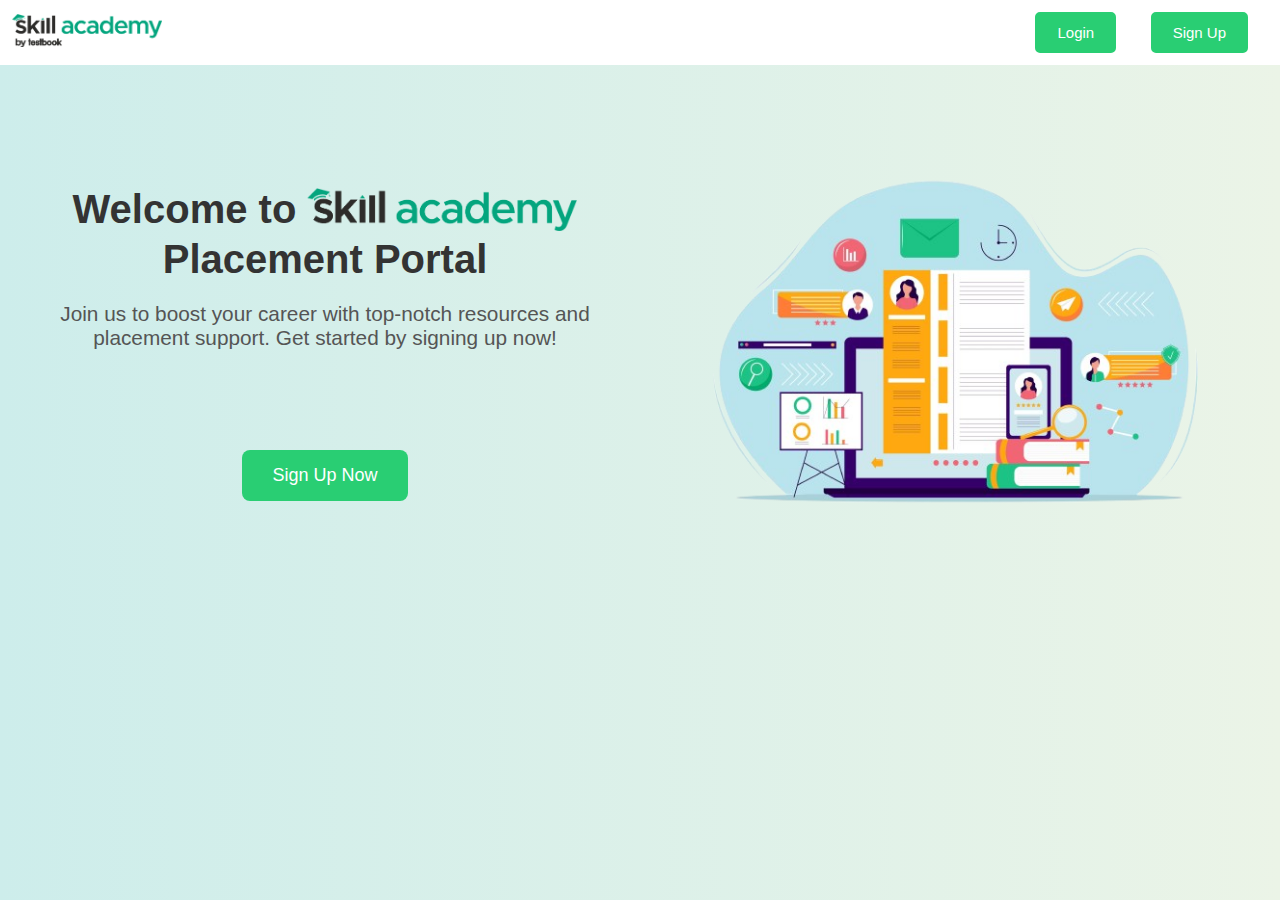
<file: index.html>
<!DOCTYPE html>
<html lang="en">
<head>
    <meta charset="UTF-8">
    <meta name="viewport" content="width=device-width, initial-scale=1.0">
    <title>Skill Academy Placement Portal</title>
    <link rel="stylesheet" href="styles.css">
</head>
<body>
    <!-- Header Section -->
    <header class="header">
        <div class="logo">
            <img src="images/skill-logo.png" alt="Skill Academy Logo">
        </div>
        <div class="auth-buttons">
            <button class="btn login-btn" onclick="window.location.href='login.html'" >Login</button>
            <button class="btn signup-btn" onclick="window.location.href='signup.html'">Sign Up</button>
        </div>
    </header>

    <!-- Main Content Section -->
    <main class="main-content">
        <div class="content-left">
            <h1 class="heading">Welcome to <img src="images/skill-logo-wo-tb.png" alt="Skill Academy Logo" class="heading-logo"> Placement Portal</h1>
            <p class="description">Join us to boost your career with top-notch resources and placement support. Get started by signing up now!</p>
            <button class="large-signup-btn" onclick="window.location.href='signup.html'">Sign Up Now</button>
        </div>
        
        <div class="content-right">
            <img src="images/4162928.png" alt="Welcome Image" class="main-image">
        </div>  
    </main>
</body>
</html>
</file>
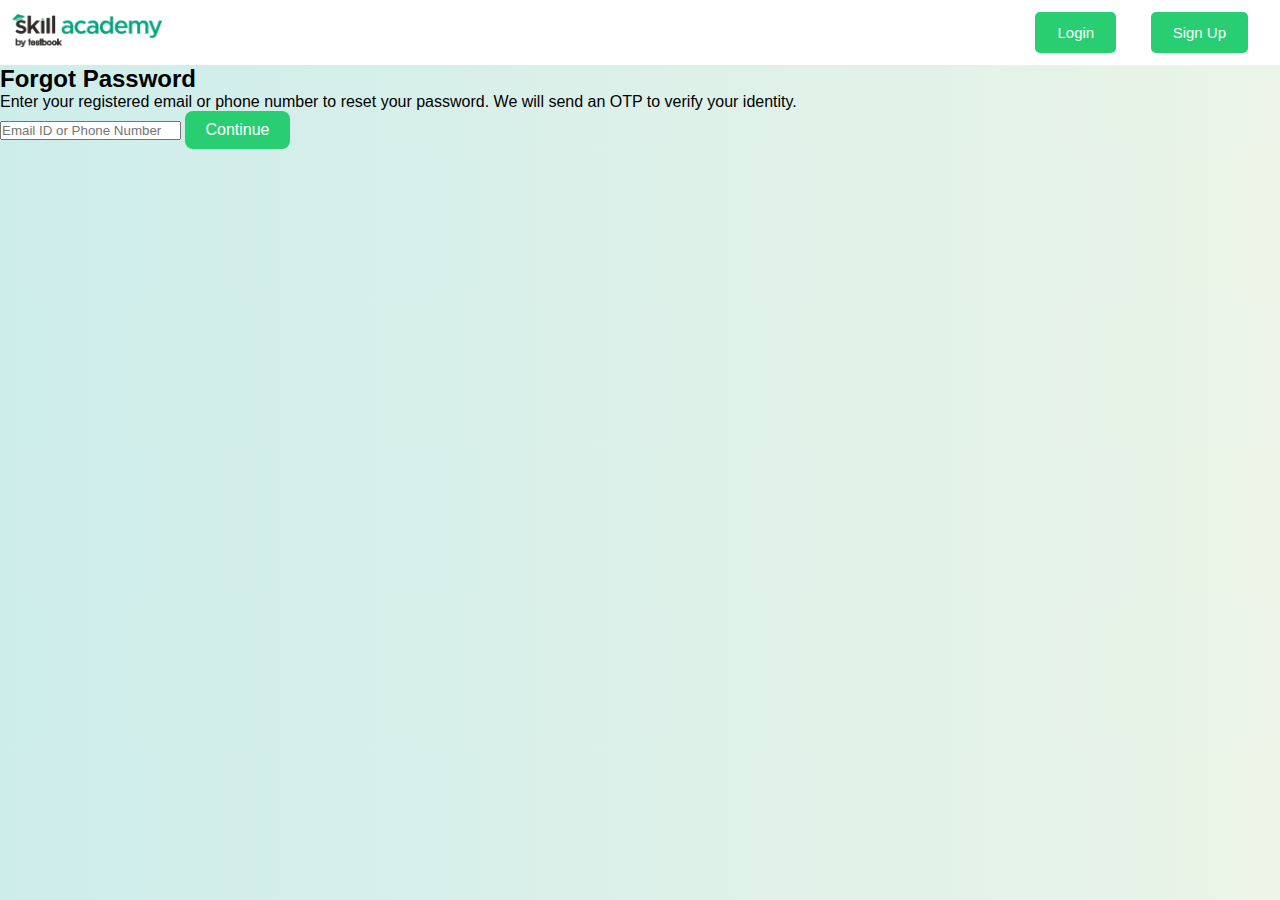
<file: forgot-password.html>
<!DOCTYPE html>
<html lang="en">
<head>
    <meta charset="UTF-8">
    <meta name="viewport" content="width=device-width, initial-scale=1.0">
    <title>Forgot Password - Skill Academy Placement Portal</title>
    <link rel="stylesheet" href="styles.css">
</head>
<body>
    <!-- Header Section (Optional for consistency) -->
    <header class="header">
        <div class="logo">
            <img src="images/skill-logo.png" alt="Skill Academy Logo">
        </div>
        <div class="auth-buttons">
            <button class="btn login-btn" onclick="window.location.href='login.html'">Login</button>
            <button class="btn signup-btn" onclick="window.location.href='signup.html'">Sign Up</button>
        </div>
    </header>

    <!-- Main Forgot Password Content Section -->
    <main class="forgot-password-content">
        <div class="forgot-password-container">
            <h2>Forgot Password</h2>
            <p class="forgot-password-description">Enter your registered email or phone number to reset your password. We will send an OTP to verify your identity.</p>
            <form id="forgotPasswordForm">
                <input type="text" name="contact" placeholder="Email ID or Phone Number" required>
                <button type="button" class="submit-btn" onclick="continueToOTP()">Continue</button>
            </form>
        </div>
    </main>

    <script>
        function continueToOTP() {
            // Get the value entered by the user
            const contact = document.querySelector("input[name='contact']").value;

            // Simple validation to check if input is not empty
            if (contact) {
                // Redirect to otp.html if input is valid
                window.location.href = 'otp.html';
            } else {
                // Show alert if input is empty
                alert("Please enter your email or phone number.");
            }
        }
    </script>
</body>
</html>
</file>
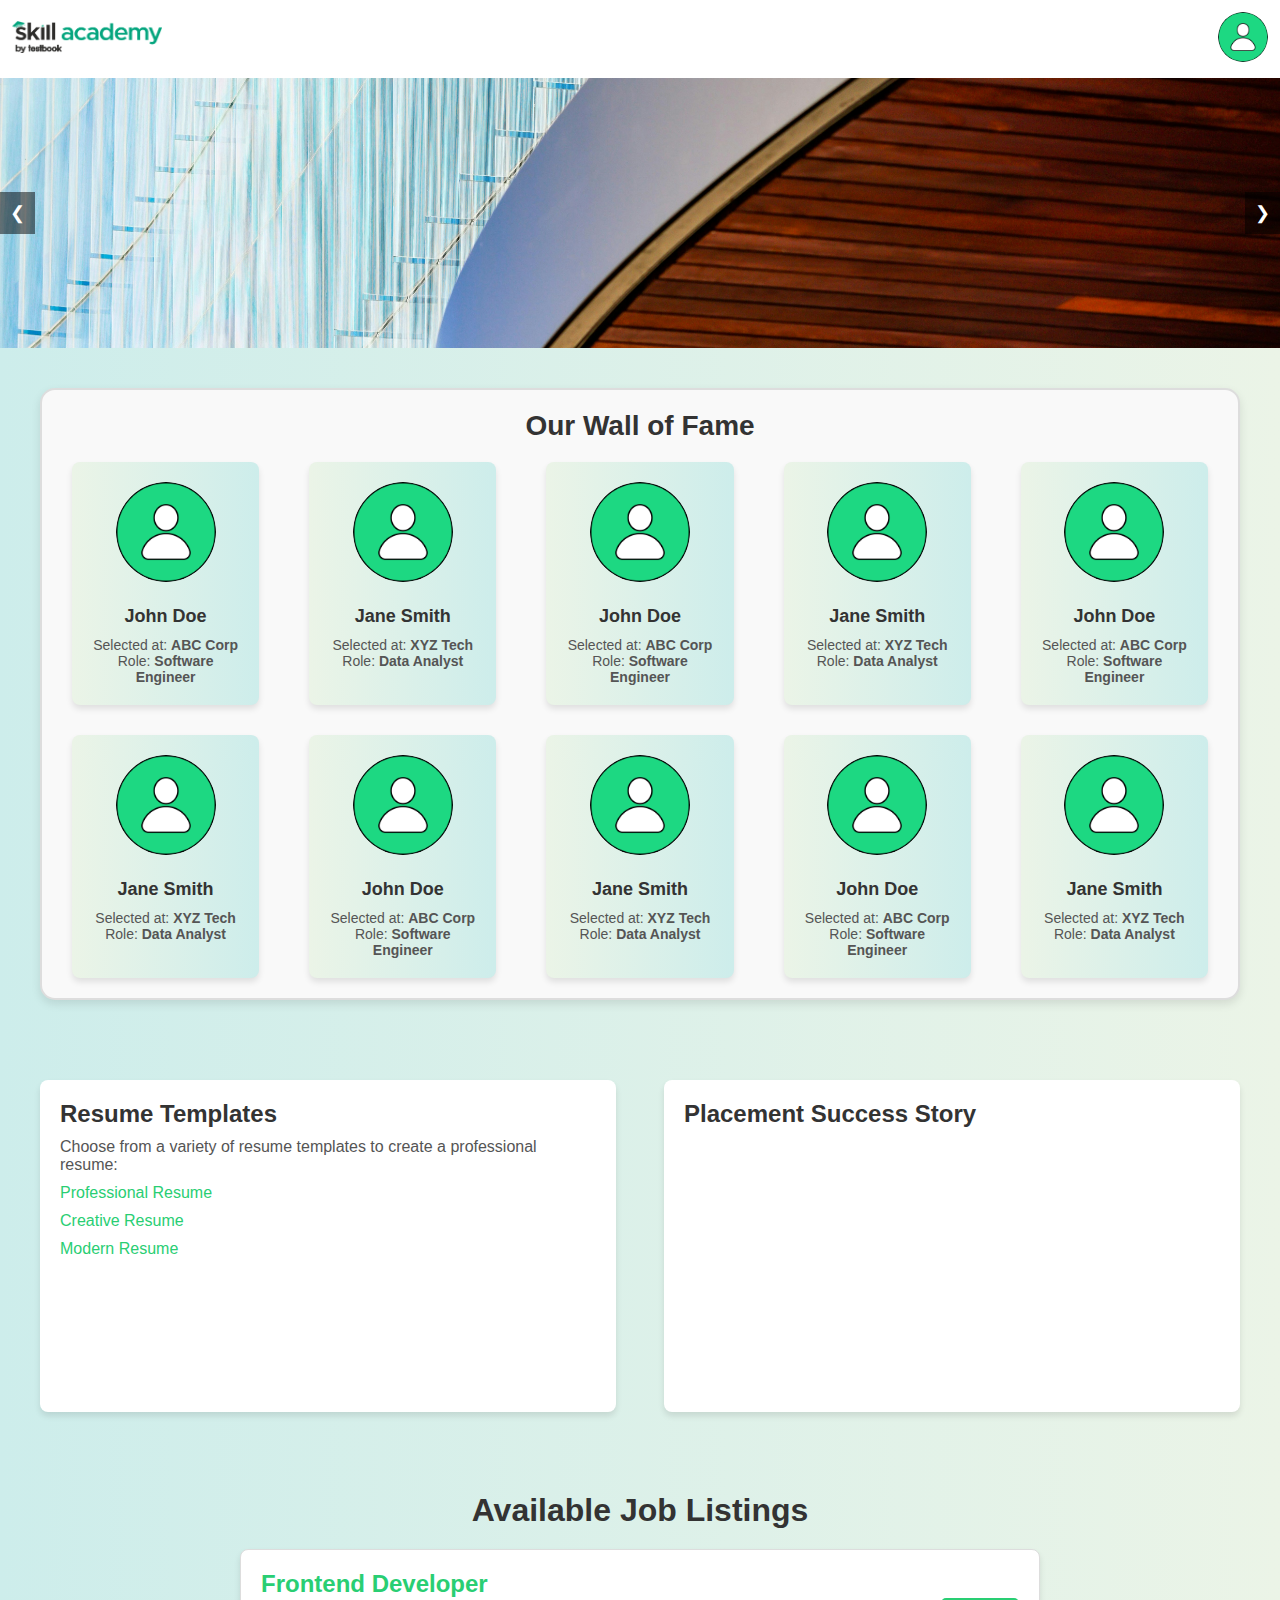
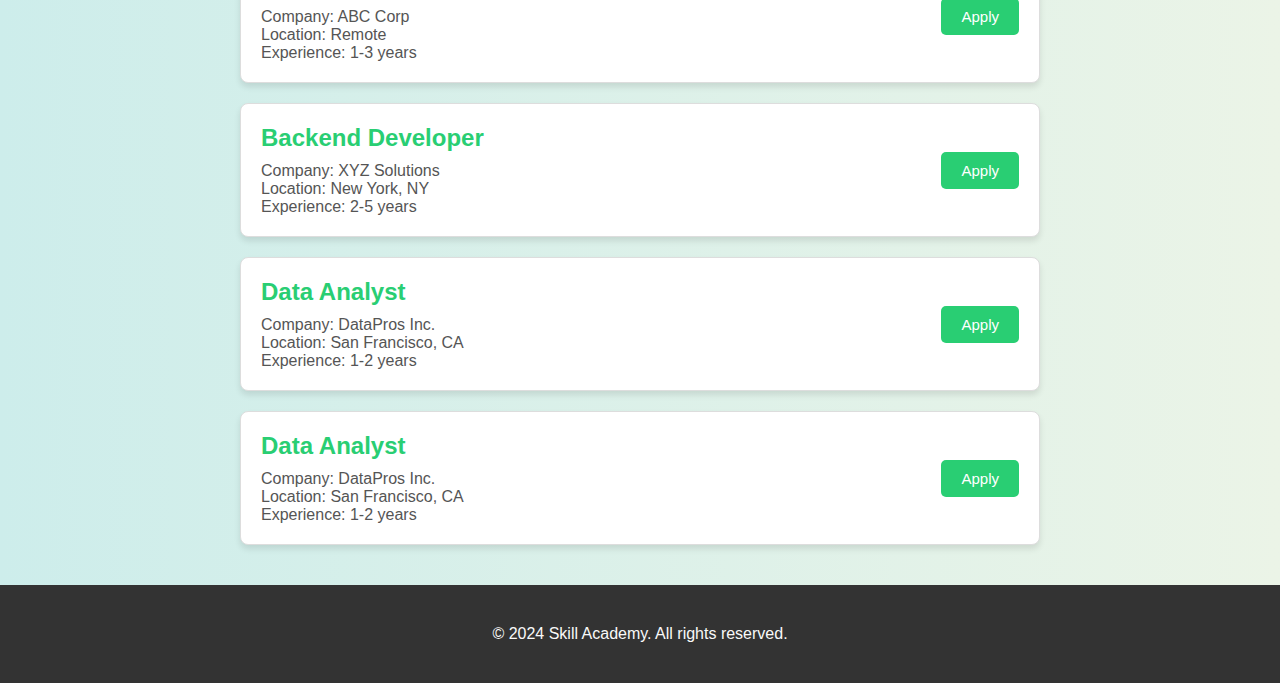
<file: home.html>
<!DOCTYPE html>
<html lang="en">
<head>
    <meta charset="UTF-8">
    <meta name="viewport" content="width=device-width, initial-scale=1.0">
    <title>Home - Skill Academy Placement Portal</title>
    <link rel="stylesheet" href="styles.css">
</head>
<body>
    <!-- Header Section -->
    <header class="header">
        <div class="logo">
            <a href="https://testbook.com/skill-academy" target="_blank">
                <img src="images/skill-logo.png" alt="Skill Academy Logo" style="cursor: pointer;">
            </a>
        </div>
        <div class="profile-section">
            <img src="images/profile-icon.png" alt="Profile Logo" class="profile-logo">
        </div>
    </header>

    <!-- Carousel Section -->
    <main class="main-content-carousel">
        <section class="carousel-container">
            <div class="carousel-slide">
                <img src="images/cover.jpg" alt="Carousel Image 1">
                <img src="images/cover.jpg" alt="Carousel Image 2">
                <img src="images/cover.jpg" alt="Carousel Image 3">
            </div>
        
            <!-- Carousel Indicators -->
            <div class="carousel-indicators">
                <button class="active" data-slide="1"></button>
                <button data-slide="2"></button>
                <button data-slide="3"></button>
            </div>
        
            <!-- Carousel Controls -->
            <div class="carousel-controls">
                <button class="prev" onclick="moveSlide(-1)">&#10094;</button>
                <button class="next" onclick="moveSlide(1)">&#10095;</button>
            </div>
        </section>
    </main>
    


    <!-- Wall of Fame Section -->
    <section class="wall-of-fame">
        <div class="wall-card">
            <h2>Our Wall of Fame</h2>
            <div class="students-container">
                <!-- Example student entries -->
                <div class="student-card">
                    <img src="images/profile-icon.png" alt="John Doe">
                    <h3>John Doe</h3>
                    <p>Selected at: <strong>ABC Corp</strong></p>
                    <p>Role: <strong>Software Engineer</strong></p>
                </div>
                
                <div class="student-card">
                    <img src="images/profile-icon.png" alt="Jane Smith">
                    <h3>Jane Smith</h3>
                    <p>Selected at: <strong>XYZ Tech</strong></p>
                    <p>Role: <strong>Data Analyst</strong></p>
                </div>
                <div class="student-card">
                    <img src="images/profile-icon.png" alt="John Doe">
                    <h3>John Doe</h3>
                    <p>Selected at: <strong>ABC Corp</strong></p>
                    <p>Role: <strong>Software Engineer</strong></p>
                </div>
                <div class="student-card">
                    <img src="images/profile-icon.png" alt="Jane Smith">
                    <h3>Jane Smith</h3>
                    <p>Selected at: <strong>XYZ Tech</strong></p>
                    <p>Role: <strong>Data Analyst</strong></p>
                </div>
                <div class="student-card">
                    <img src="images/profile-icon.png" alt="John Doe">
                    <h3>John Doe</h3>
                    <p>Selected at: <strong>ABC Corp</strong></p>
                    <p>Role: <strong>Software Engineer</strong></p>
                </div>
                <div class="student-card">
                    <img src="images/profile-icon.png" alt="Jane Smith">
                    <h3>Jane Smith</h3>
                    <p>Selected at: <strong>XYZ Tech</strong></p>
                    <p>Role: <strong>Data Analyst</strong></p>
                </div>
                <div class="student-card">
                    <img src="images/profile-icon.png" alt="John Doe">
                    <h3>John Doe</h3>
                    <p>Selected at: <strong>ABC Corp</strong></p>
                    <p>Role: <strong>Software Engineer</strong></p>
                </div>
                <div class="student-card">
                    <img src="images/profile-icon.png" alt="Jane Smith">
                    <h3>Jane Smith</h3>
                    <p>Selected at: <strong>XYZ Tech</strong></p>
                    <p>Role: <strong>Data Analyst</strong></p>
                </div>
                <div class="student-card">
                    <img src="images/profile-icon.png" alt="John Doe">
                    <h3>John Doe</h3>
                    <p>Selected at: <strong>ABC Corp</strong></p>
                    <p>Role: <strong>Software Engineer</strong></p>
                </div>
                <div class="student-card">
                    <img src="images/profile-icon.png" alt="Jane Smith">
                    <h3>Jane Smith</h3>
                    <p>Selected at: <strong>XYZ Tech</strong></p>
                    <p>Role: <strong>Data Analyst</strong></p>
                </div>
                <!-- Repeat for more students -->
            </div>
        </div>
    </section>

    <!-- Resume Templates and Video Section -->
    <section class="resources-section">
        <div class="resource-card resume">
            <h2>Resume Templates</h2>
            <p>Choose from a variety of resume templates to create a professional resume:</p>
            <ul class="template-list">
                <li><a href="#">Professional Resume</a></li>
                <li><a href="#">Creative Resume</a></li>
                <li><a href="#">Modern Resume</a></li>
            </ul>
        </div>

        <div class="resource-card video">
            <h2>Placement Success Story</h2>
            <iframe src="https://www.youtube.com/embed/dQw4w9WgXcQ" frameborder="0" allow="accelerometer; autoplay; encrypted-media; gyroscope; picture-in-picture" allowfullscreen></iframe>
        </div>
    </section>


    <!-- Main Content Section -->
    
      

        <!-- Job Listings Section -->
<section class="job-listings">
    <h2>Available Job Listings</h2>

    <div class="job-card">
        <div class="job-details">
            <div>
                <h3>Frontend Developer</h3>
                <p>Company: ABC Corp</p>
                <p>Location: Remote</p>
                <p>Experience: 1-3 years</p>
            </div>
            <button class="apply-btn">Apply</button>
        </div>
    </div>

    <div class="job-card">
        <div class="job-details">
            <div>
                <h3>Backend Developer</h3>
                <p>Company: XYZ Solutions</p>
                <p>Location: New York, NY</p>
                <p>Experience: 2-5 years</p>
            </div>
            <button class="apply-btn">Apply</button>
        </div>
    </div>

    <div class="job-card">
        <div class="job-details">
            <div>
                <h3>Data Analyst</h3>
                <p>Company: DataPros Inc.</p>
                <p>Location: San Francisco, CA</p>
                <p>Experience: 1-2 years</p>
            </div>
            <button class="apply-btn">Apply</button>
        </div>
    </div>

    <div class="job-card">
        <div class="job-details">
            <div>
                <h3>Data Analyst</h3>
                <p>Company: DataPros Inc.</p>
                <p>Location: San Francisco, CA</p>
                <p>Experience: 1-2 years</p>
            </div>
            <button class="apply-btn">Apply</button>
        </div>
    </div>
</section>


    <script>
        // Basic JavaScript for Carousel Navigation
        let currentSlide = 0;
        const slides = document.querySelectorAll(".carousel-slide img");
        const indicators = document.querySelectorAll(".carousel-indicators button");

        function moveSlide(step) {
            currentSlide = (currentSlide + step + slides.length) % slides.length;
            updateCarousel();
        }

        function updateCarousel() {
            document.querySelector(".carousel-slide").style.transform = `translateX(-${currentSlide * 100}%)`;
            indicators.forEach((indicator, index) => {
                indicator.classList.toggle("active", index === currentSlide);
            });
        }

        indicators.forEach((indicator, index) => {
            indicator.addEventListener("click", () => {
                currentSlide = index;
                updateCarousel();
            });
        });

        // Initialize the first slide
        updateCarousel();
    </script>


    

</body>

<footer class="footer">
    <p>&copy; 2024 Skill Academy. All rights reserved.</p>
</footer>

<!-- Footer Section -->
</html>
</file>
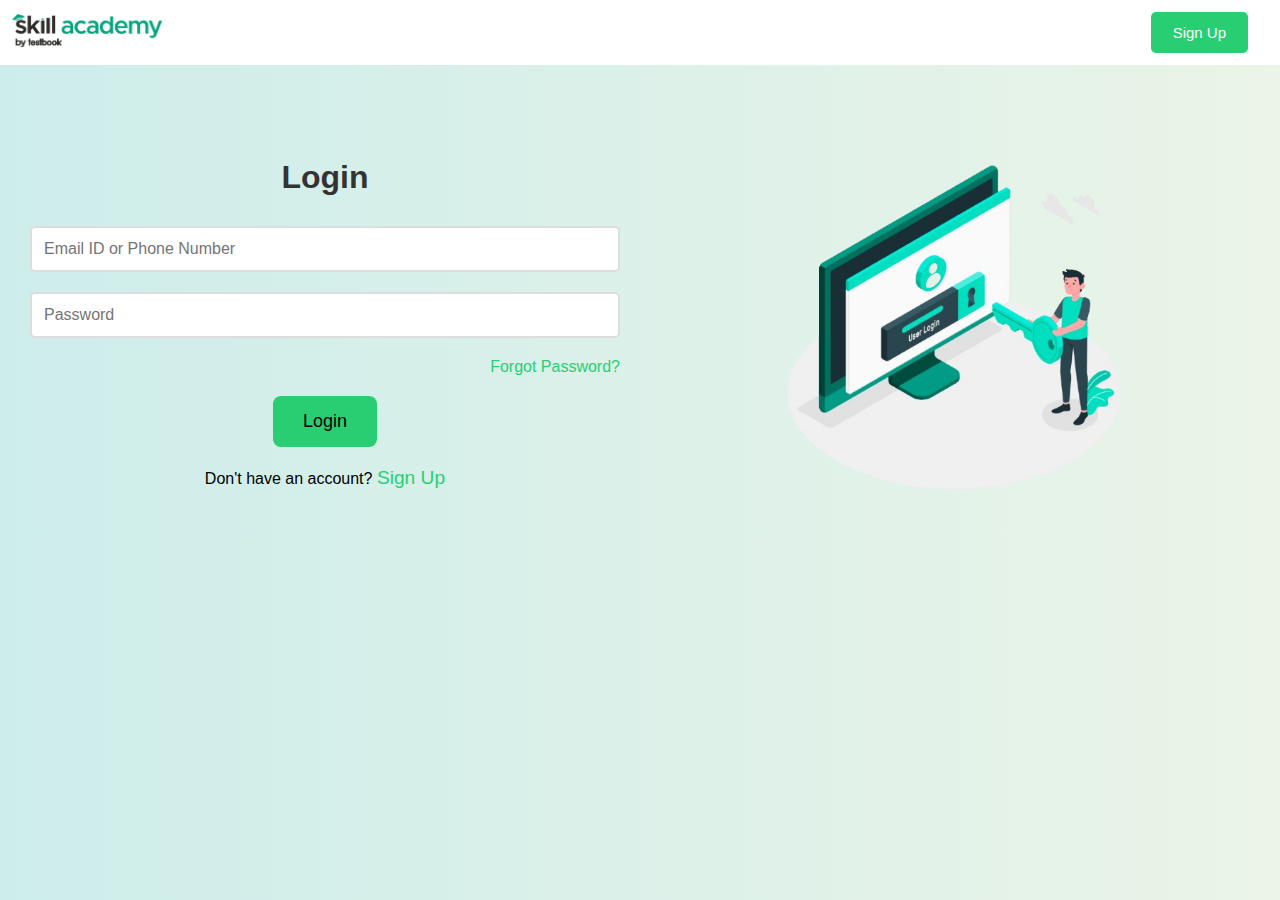
<file: login.html>
<!DOCTYPE html>
<html lang="en">
<head>
    <meta charset="UTF-8">
    <meta name="viewport" content="width=device-width, initial-scale=1.0">
    <title>Login - Skill Academy Placement Portal</title>
    <link rel="stylesheet" href="styles.css">
</head>
<body>
    <!-- Header Section (Same as Homepage) -->
    <header class="header">
        <div class="logo">
            <img src="images/skill-logo.png" alt="Skill Academy Logo">
        </div>
        <div class="auth-buttons">
            <button class="btn signup-btn" onclick="window.location.href='signup.html'">Sign Up</button>
        </div>
    </header>

    <!-- Login Page Content -->
    <main class="login-page">
        <!-- Login Form -->
        <div class="login-form">
            <h2 class="form-heading">Login</h2>
            <form action="#">
                <input type="text" placeholder="Email ID or Phone Number" required>
                <input type="password" placeholder="Password" required>
                <div class="forgot-password">
                    <a href="#" onclick="window.location.href='forgot-password.html'">Forgot Password?</a>
                </div>
                <button type="submit" class="btn">Login</button>
            </form>
            <div class="signup-link">
                <span>Don't have an account? </span><a href="signup.html">Sign Up</a>
            </div>
        </div>

        <!-- Image Section -->
        <div class="content-right">
            <img src="images/login.png" alt="Login Image" class="login-image">
        </div>
    </main>
</body>
</html>
</file>
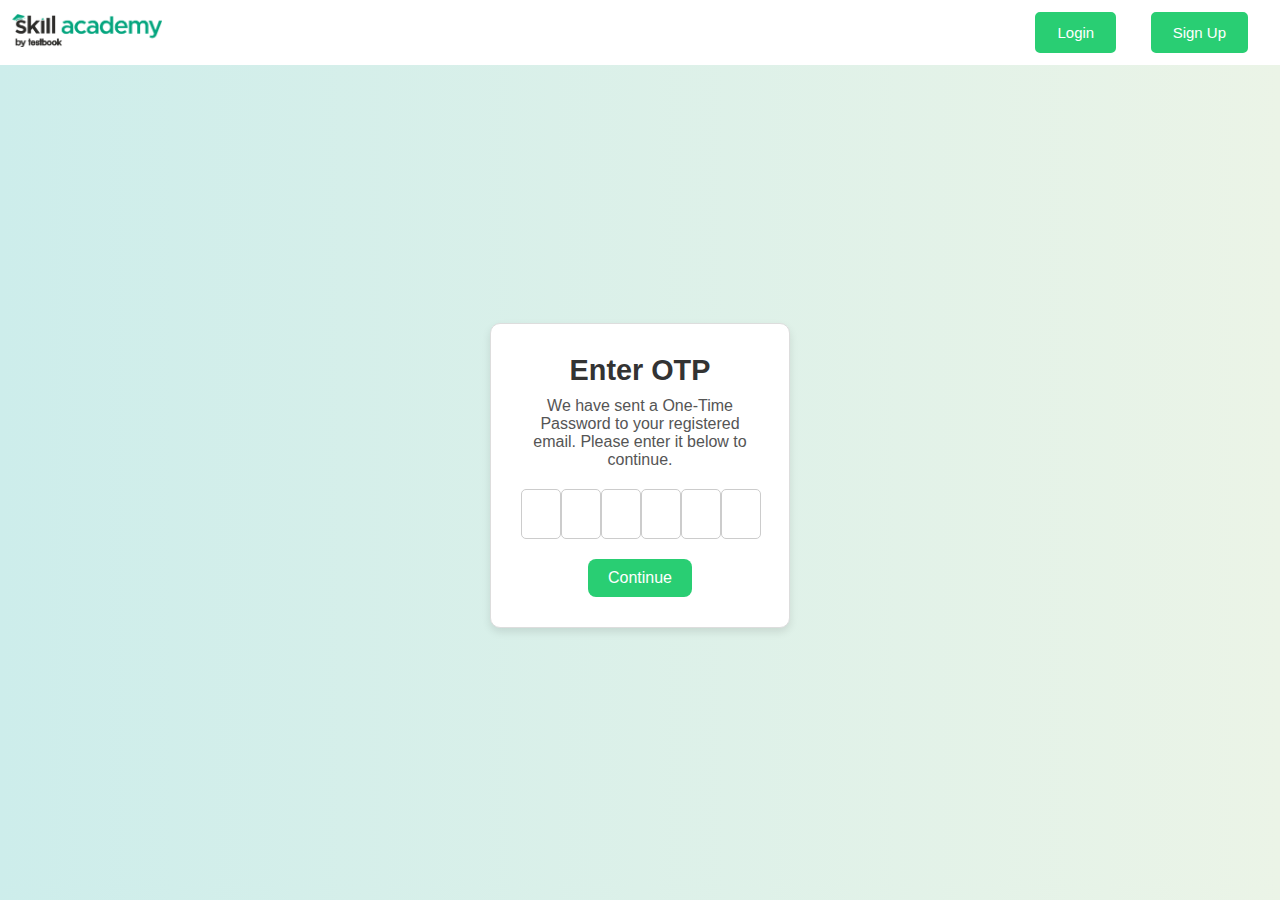
<file: otp.html>
<!DOCTYPE html>
<html lang="en">
<head>
    <meta charset="UTF-8">
    <meta name="viewport" content="width=device-width, initial-scale=1.0">
    <title>Enter OTP - Skill Academy Placement Portal</title>
    <link rel="stylesheet" href="styles.css">
</head>
<body>
    <header class="header">
        <div class="logo">
            <img src="images/skill-logo.png" alt="Skill Academy Logo">
        </div>
        <div class="auth-buttons">
            <button class="btn login-btn" onclick="window.location.href='login.html'">Login</button>
            <button class="btn signup-btn" onclick="window.location.href='signup.html'">Sign Up</button>
        </div>
    </header>

    <main class="otp-content">
        <div class="otp-container">
            <h2>Enter OTP</h2>
            <p class="otp-description">We have sent a One-Time Password to your registered email. Please enter it below to continue.</p>
            <div class="otp-inputs">
                <input type="text" maxlength="1" class="otp-box" id="otp1" oninput="moveToNextBox(this, 'otp2')">
                <input type="text" maxlength="1" class="otp-box" id="otp2" oninput="moveToNextBox(this, 'otp3')">
                <input type="text" maxlength="1" class="otp-box" id="otp3" oninput="moveToNextBox(this, 'otp4')">
                <input type="text" maxlength="1" class="otp-box" id="otp4" oninput="moveToNextBox(this, 'otp5')">
                <input type="text" maxlength="1" class="otp-box" id="otp5" oninput="moveToNextBox(this, 'otp6')">
                <input type="text" maxlength="1" class="otp-box" id="otp6" oninput="moveToNextBox(this, '')">
            </div>
            <button class="submit-btn" onclick="submitOTP()">Continue</button>
        </div>
    </main>

    <script>
        function moveToNextBox(currentBox, nextBoxId) {
            if (currentBox.value.length === 1 && nextBoxId) {
                document.getElementById(nextBoxId).focus();
            }
        }

        function submitOTP() {
            // Gather the values from each OTP input box
            const otp = [
                document.getElementById("otp1").value,
                document.getElementById("otp2").value,
                document.getElementById("otp3").value,
                document.getElementById("otp4").value,
                document.getElementById("otp5").value,
                document.getElementById("otp6").value
            ].join(''); 

            // Check if OTP contains exactly 6 digits
            if (/^\d{6}$/.test(otp)) { 
                window.location.href = 'home.html';
            } else {
                alert("Please enter a valid 6-digit OTP.");
            }
        }
    </script>
</body>
</html>
</file>
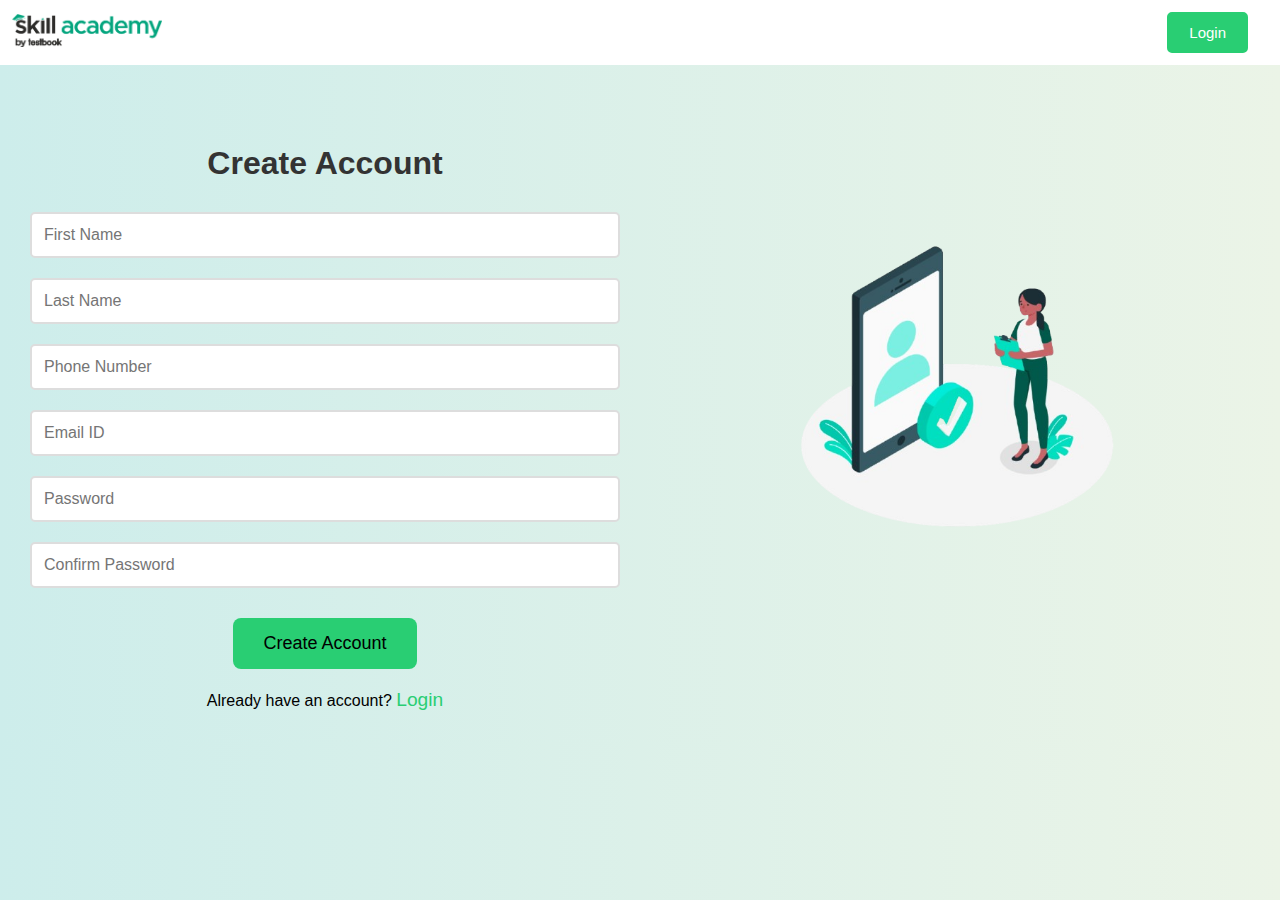
<file: signup.html>
<!DOCTYPE html>
<html lang="en">
<head>
    <meta charset="UTF-8">
    <meta name="viewport" content="width=device-width, initial-scale=1.0">
    <title>Sign Up - Skill Academy Placement Portal</title>
    <link rel="stylesheet" href="styles.css">
</head>
<body>
    <!-- Header Section (Same as Homepage) -->
    <header class="header">
        <div class="logo">
            <img src="images/skill-logo.png" alt="Skill Academy Logo">
        </div>
        <div class="auth-buttons">
            <button class="btn login-btn" onclick="window.location.href='login.html'">Login</button>
        </div>
    </header>

    <!-- Signup Page Content -->
    <main class="signup-page">
        <!-- Signup Form -->
        <div class="signup-form">
            <h2 class="form-heading">Create Account</h2> 
            <form id="signupForm">
                <input type="text" name="firstName" id="firstName" placeholder="First Name" required>
                <input type="text" name="lastName" id="lastName" placeholder="Last Name" required>
                <input type="tel" name="phoneNumber" id="phoneNumber" placeholder="Phone Number" required>
                <input type="email" name="email" id="email" placeholder="Email ID" required>
                <input type="password" name="password" id="password" placeholder="Password" required>
                <input type="password" name="confirmPassword" id="confirmPassword" placeholder="Confirm Password" required>
                <button type="button" class="btn" onclick="validateSignupForm()">Create Account</button>
            </form>

            <div class="login-link">
                <span>Already have an account? </span><a href="login.html">Login</a>
            </div>
        </div>

        <!-- Image Section -->
        <div class="content-right">
            <img src="images/signup.png" alt="Signup Image" class="signup-image">
        </div>
    </main>

    <script>
        function validateSignupForm() {
            const firstName = document.getElementById("firstName").value.trim();
            const lastName = document.getElementById("lastName").value.trim();
            const phoneNumber = document.getElementById("phoneNumber").value.trim();
            const email = document.getElementById("email").value.trim();
            const password = document.getElementById("password").value.trim();
            const confirmPassword = document.getElementById("confirmPassword").value.trim();

            // Simple form validation
            if (!firstName || !lastName || !phoneNumber || !email || !password || !confirmPassword) {
                alert("Please fill out all fields.");
                return;
            }

            if (password !== confirmPassword) {
                alert("Passwords do not match. Please try again.");
                return;
            }

            // All validations passed, redirect to OTP page
            window.location.href = 'otp.html';
        }
    </script>
</body>
</html>
</file>
<file: styles.css>
/* General Styles */

header {
    background-color: #29CE73;
    padding: 20px;
    display: flex;
    justify-content: space-between;
    align-items: center;
}

header .logo img {
    width: 150px;
}

header .auth-buttons button {
    padding: 10px 15px;
    font-size: 16px;
    margin-left: 10px;
    border: none;
    border-radius: 5px;
    background-color: white;
    color: #29CE73;
    cursor: pointer;
}

header .auth-buttons button:hover {
    background-color: #ddd;
}

/* Wall of Fame Section */
.wall-of-fame {
    /* background-color: white; */
    background-image: linear-gradient(to right, #CDEDEB, #EBF4E7);
    padding: 40px;
    text-align: center;
}

.wall-of-fame h2 {
    font-size: 28px;
    color: #333;
    margin-bottom: 20px;
}

.students-container {
    display: grid;
    grid-template-columns: repeat(auto-fit, minmax(200px, 1fr));
    gap: 30px;
}

.student-card {
    background-color: #FFF8EC;
    background-image: linear-gradient(to left, #CDEDEB, #EBF4E7);
    border-radius: 8px;
    padding: 20px;
    text-align: center;
    box-shadow: 0 4px 6px rgba(0, 0, 0, 0.1);
}

.student-card img {
    width: 100px;
    height: 100px;
    border-radius: 50%;
    margin-bottom: 10px;
}

.student-card h3 {
    font-size: 18px;
    margin: 10px 0;
    color: #333;
}

.student-card p {
    font-size: 14px;
    color: #555;
}

/* ********************************** */

/* Outer card for Wall of Fame */
.wall-of-fame .wall-card {
    border: 2px solid #ddd;
    border-radius: 15px;
    padding: 20px;
    background-color: #f9f9f9;
    box-shadow: 0 4px 10px rgba(0, 0, 0, 0.1);
    max-width: 1200px;
    margin: 0 auto;
  }
  
  /* Style for student rows */
  .student-row {
    display: flex;
    justify-content: space-between; /* Spread cards evenly */
    margin-bottom: 20px;
  }
  
  /* Style for each student card */
  .student-card {
    text-align: center;
    flex: 1;
    margin: 0 10px;
  }
  
  /* Circular student image */
  .student-card .student-image {
    width: 120px;
    height: 120px;
    border-radius: 50%;
    object-fit: cover;
    border: 3px solid #ddd;
    margin-bottom: 10px;
  }
  
  /* Student details */
  .student-card .student-details h4 {
    font-size: 18px;
    margin: 5px 0;
  }
  
  .student-card .student-details p {
    font-size: 14px;
    color: #666;
  }
  
  /* Ensure only 5 students per row */
  .student-row > .student-card {
    flex: 1 0 calc(20% - 20px); /* 5 students per row */
  }
  

/* ********************************** */

/* Resources Section */
.resources-section {
    display: flex;
    justify-content: space-between;
    padding: 40px;
    gap: 20px;
}

.resource-card {
    background-color: #fff;
    border-radius: 8px;
    padding: 20px;
    width: 48%;
    box-shadow: 0 4px 6px rgba(0, 0, 0, 0.1);
}

.resume h2, .video h2 {
    font-size: 24px;
    margin-bottom: 10px;
    color: #333;
}

.resume p, .video p {
    font-size: 16px;
    color: #555;
}

.template-list {
    list-style: none;
    padding: 0;
}

.template-list li {
    margin: 10px 0;
}

.template-list a {
    text-decoration: none;
    color: #29CE73;
}

.template-list a:hover {
    text-decoration: underline;
}

.video iframe {
    width: 100%;
    height: 250px;
    border-radius: 8px;
    border: none;
}

/* Job Listings Section */
.job-listing {
    padding: 40px;
    background-color: white;
}

.job-card {
    background-color: #f4f4f4;
    padding: 20px;
    border-radius: 8px;
    margin-bottom: 20px;
    box-shadow: 0 4px 6px rgba(0, 0, 0, 0.1);
}

.job-title {
    font-size: 18px;
    font-weight: bold;
    margin-bottom: 10px;
}

.job-description {
    font-size: 14px;
    color: #555;
    margin-bottom: 15px;
}

.apply-btn {
    background-color: #29CE73;
    color: white;
    border: none;
    padding: 10px 20px;
    border-radius: 5px;
    cursor: pointer;
}

.apply-btn:hover {
    background-color: #26b767;
}

/* --------------------------------------------------------- */

/* home page carousel */



/* ############################################################## */


/* ################################################################ */

/* extra css for home page  */
* {
    margin: 0;
    padding: 0;
    box-sizing: border-box;
}

body {
    font-family: Arial, sans-serif;
    /* background-color: #f9f9f9; */
    background-image: linear-gradient(to right, #CDEDEB, #EBF4E7);
}

/* Header Styling */
.header {
    display: flex;
    justify-content: space-between;
    align-items: center;
    padding: 10px;
    border: 2px solid #fff;
    background-color: #fff;
    color: white;
}

.logo img {
    width: 200px;
    height: auto;
}

.auth-buttons .btn {
    padding: 10px 20px;
    margin-left: 10px;
    margin-right: 20px;
    color: #fff;
    background-color: #29CE73;
    border: 2px solid #29CE73;
    border-radius: 5px;
    cursor: pointer;
    font-size: 15px;
}

.auth-buttons .btn:hover {
    background-color: #26b767; 
    color: white;
}

/* Main Content Styling */
.main-content {
    display: flex;
    justify-content: space-between;
    align-items: center;
    margin-top: 50px;
    padding: 10px;
}

.content-left {
    width: 50%;
    display: flex;
    justify-content: center;
    flex-direction: column;
    align-items: center ; 
    /* height: 100%; */
}

.large-signup-btn {
    padding: 15px 30px;
    /* margin: 150px; */
    font-size: 18px;
    color: white;
    background-color: #29CE73;
    border: none;
    border-radius: 8px;
    cursor: pointer;
}

.large-signup-btn:hover {
    background-color: #26b767;
}

.content-right {
    width: 50%;
    text-align: center;
    padding: 20px;
}

.main-image {
    max-width: 100%;
    height: auto;
}


/* Heading and Paragraph Styling */
.heading {
    font-size: 2.5em;
    color: #333;
    margin-bottom: 10px;
    text-align: center;
    margin-bottom: 20px;
}

.description {
    font-size: 1.3em;
    color: #555;
    margin-bottom: 20px;
    text-align: center;
    width: 100%;
    margin-bottom: 100px;
}

/* Heading Logo Styling */
.heading-logo {
    width: 270px; /* Adjust the size as needed */
    height: auto;
    vertical-align: middle; /* Aligns the image with the text */
    margin-bottom: 6px; /* Adds space around the image */
}

/* ---------------------------------------------- */


/* Signup Page Styling */
.signup-page {
    display: flex;
    justify-content: space-between;
    align-items: center;
    margin-top: 50px;
    padding: 10px;
}

.signup-form {
    width: 50%;
    display: flex;
    flex-direction: column;
    padding: 20px;
}

.signup-form input {
    padding: 12px;
    margin: 10px 0;
    border-radius: 5px;
    border: 2px solid #ddd;
    font-size: 1em;
    width: 100%;
}

.signup-form input:focus {
    outline: none;
    border-color: #29CE73;
}

.signup-form .form-heading {
    font-size: 2em;
    margin-bottom: 20px;
    color: #333;
    text-align: center;
}



.signup-form .btn {
    margin-top: 20px;
    padding: 15px 30px;
    background-color: #29CE73;
    border: none;
    border-radius: 8px;
    cursor: pointer;
    font-size: 18px;
    display: block; /* This makes the button a block element */
    margin-left: auto;  /* This centers the button horizontally */
    margin-right: auto; /* Ensures the button is centered */
}


.signup-form .btn:hover {
    background-color: #26b767;
}

.signup-form .login-link {
    text-align: center;
    margin-top: 20px;
}

.signup-form .login-link a {
    color: #29CE73;
    text-decoration: none;
    font-size: 1.2em;
}

.signup-form .login-link a:hover {
    text-decoration: underline;
}

.content-right {
    width: 50%;
    text-align: center;
    padding: 20px;
}

.signup-image {
    max-width: 60%;
    height: auto;
    margin-bottom: 100px;
}


/* ------------------------------------------------------ */

/* Login Page Styling */
.login-page {
    display: flex;
    justify-content: space-between;
    align-items: center;
    margin-top: 50px;
    padding: 10px;
}

.login-form {
    width: 50%;
    display: flex;
    flex-direction: column;
    padding: 20px;
}

.login-form input {
    padding: 12px;
    margin: 10px 0;
    border-radius: 5px;
    border: 2px solid #ddd;
    font-size: 1em;
    width: 100%;
}

.login-form input:focus {
    outline: none;
    border-color: #29CE73;
}

.login-form .form-heading {
    font-size: 2em;
    margin-bottom: 20px;
    color: #333;
    text-align: center;
}

.login-form .forgot-password {
    text-align: right;
    margin-top: 10px;
}

.login-form .forgot-password a {
    color: #29CE73;
    text-decoration: none;
    font-size: 1em;
}

.login-form .forgot-password a:hover {
    text-decoration: underline;
}

/* .login-form .btn {
    margin-top: 20px;
    padding: 15px 30px;
    background-color: #29CE73;
    border: none;
    border-radius: 8px;
    cursor: pointer;
    font-size: 18px;
} */

.login-form .btn {
    margin-top: 20px;
    padding: 15px 30px;
    background-color: #29CE73;
    border: none;
    border-radius: 8px;
    cursor: pointer;
    font-size: 18px;
    display: block; /* This makes the button a block element */
    margin-left: auto;  /* This centers the button horizontally */
    margin-right: auto; /* Ensures the button is centered */
}

.login-form .btn:hover {
    background-color: #26b767;
}

.login-form .signup-link {
    text-align: center;
    margin-top: 20px;
}

.login-form .signup-link a {
    color: #29CE73;
    text-decoration: none;
    font-size: 1.2em;
}

.login-form .signup-link a:hover {
    text-decoration: underline;
}

.content-right {
    width: 50%;
    text-align: center;
    padding: 20px;
}

.login-image {
    max-width: 60%;
    height: auto;
}

/* ------------------------------------------------- */


/* Header Profile Logo */
.profile-logo {
    width: 50px;
    height: 50px;
    border-radius: 50%;
    cursor: pointer;
}

.main-content-carousel {
    margin: 0; /* Remove any margin */
    padding: 0; /* Remove any padding */
}

/* Carousel Styling */
.carousel-container {
    width: 100%; /* Full viewport width */
    height: 30vh; /* 1/4 of the viewport height */
    position: relative;
    overflow: hidden;
}

.carousel-slide {
    display: flex;
    transition: transform 0.5s ease;
}

.carousel-slide img {
    width: 100vw; /* Full viewport width for each image */
    height: 100%; /* Full height of the container */
    object-fit: cover; /* Ensure images fit without distortion */

}

.carousel-indicators {
    display: flex;
    justify-content: center;
    margin-top: 10px;
}

.carousel-indicators button {
    width: 10px;
    height: 10px;
    margin: 0 5px;
    border: none;
    border-radius: 50%;
    background-color: #ddd;
    cursor: pointer;
}

.carousel-indicators .active {
    background-color: #29CE73;
}

.carousel-controls {
    position: absolute;
    top: 50%;
    width: 100%;
    display: flex;
    justify-content: space-between;
    transform: translateY(-50%);
}

.carousel-controls button {
    background-color: rgba(0, 0, 0, 0.5);
    color: #fff;
    border: none;
    padding: 10px;
    cursor: pointer;
    font-size: 18px;
}

/* Job Listings Styling */
.job-listings {
    margin: 40px auto;
    width: 90%;
    max-width: 800px;
}

.job-listings h2 {
    font-size: 2em;
    color: #333;
    text-align: center;
    margin-bottom: 20px;
}

/* Job Listings Styling */
.job-card {
    border: 1px solid #ddd;
    border-radius: 8px;
    padding: 20px;
    margin-bottom: 20px;
    background-color: #fff;
}

.job-details {
    display: flex;
    justify-content: space-between;
    align-items: center;
}

/* Apply Button Styling */
.apply-btn {
    padding: 10px 20px;
    background-color: #29CE73;
    color: white;
    border: none;
    border-radius: 5px;
    cursor: pointer;
    font-size: 15px;
    margin-left: 20px;
}

.apply-btn:hover {
    background-color: #26b767;
}


.job-card:hover {
    box-shadow: 0 4px 8px rgba(0, 0, 0, 0.2);
}

.job-card h3 {
    font-size: 1.5em;
    color: #29CE73;
    margin-bottom: 10px;
}

.job-card p {
    font-size: 1em;
    color: #555;
}


/* Footer Styling */
.footer {
    background-color: #333;
    color: #f9f9f9;
    padding: 40px 0;
    text-align: center;
}


@media (max-width: 768px) {
    .footer-content {
        flex-direction: column;
        align-items: center;
    }
}

/* -------------------------------------------------------- */

/* OTP Page Styling */
.otp-content {
    display: flex;
    justify-content: center;
    align-items: center;
    height: calc(100vh - 80px); /* Adjust height if header is present */
}

.otp-container {
    background-color: #fff;
    border: 1px solid #ddd;
    border-radius: 10px;
    padding: 30px;
    width: 300px;
    text-align: center;
    box-shadow: 0 4px 8px rgba(0, 0, 0, 0.1);
}

.otp-container h2 {
    font-size: 1.8em;
    color: #333;
    margin-bottom: 10px;
}

.otp-description {
    font-size: 1em;
    color: #555;
    margin-bottom: 20px;
}

.otp-inputs {
    display: flex;
    justify-content: space-between;
    margin-bottom: 20px;
}

.otp-box {
    width: 40px;
    height: 50px;
    font-size: 1.5em;
    text-align: center;
    border: 1px solid #ccc;
    border-radius: 5px;
}

.otp-box:focus {
    border-color: #29CE73;
    outline: none;
}

.submit-btn {
    padding: 10px 20px;
    font-size: 1em;
    color: #fff;
    background-color: #29CE73;
    border: none;
    border-radius: 8px;
    cursor: pointer;
}

.submit-btn:hover {
    background-color: #26b767;
}

/* ---------------------------------------------------------- */
</file>
